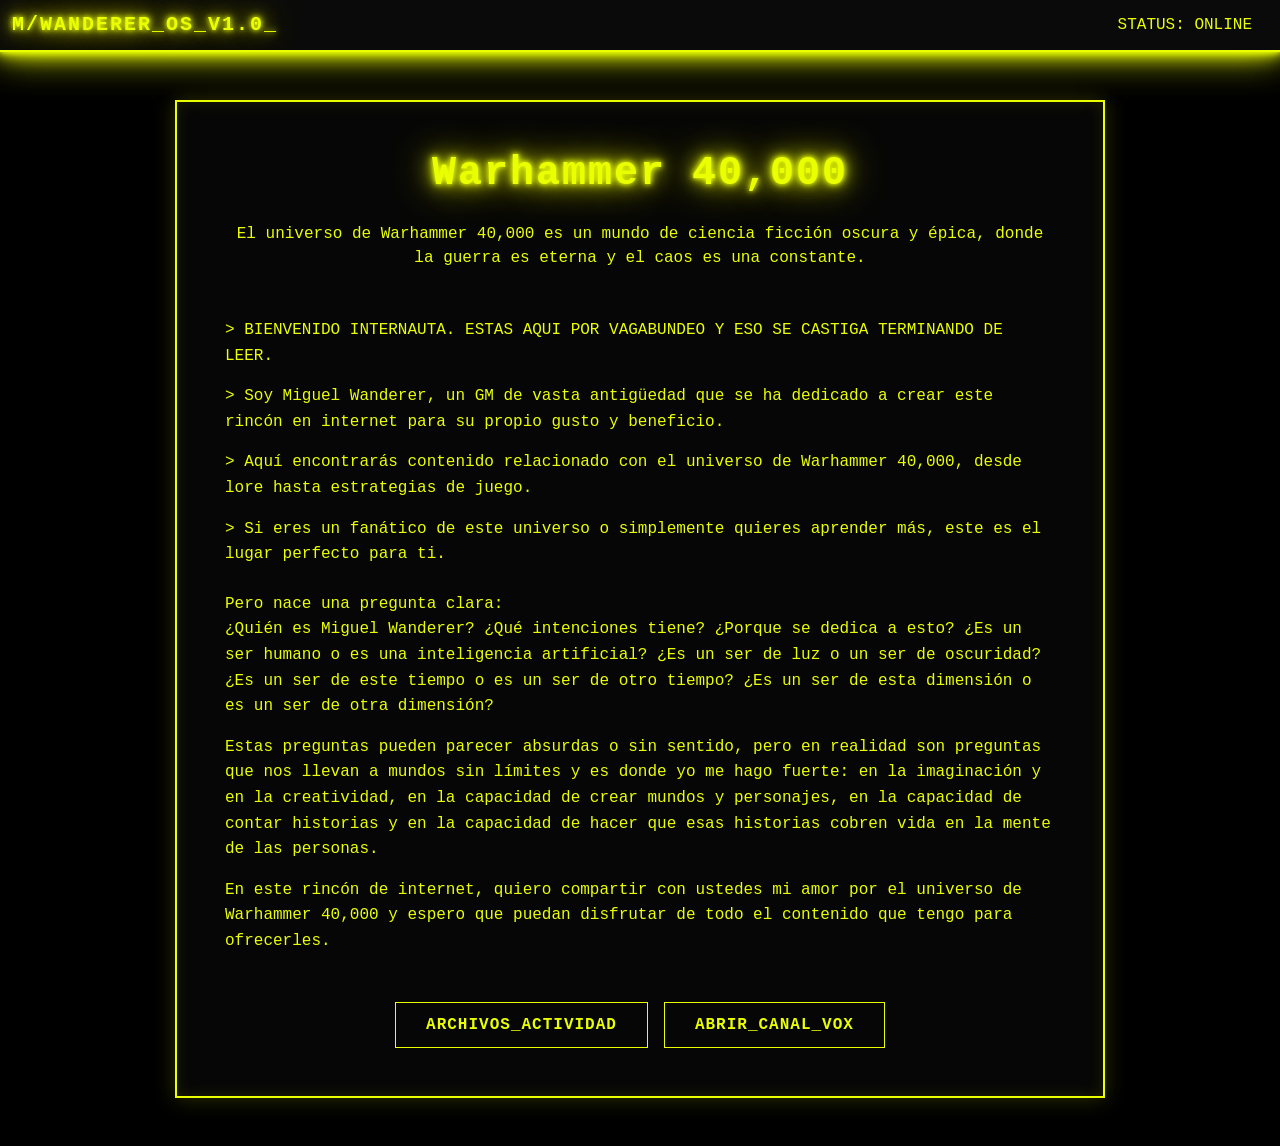
<file: index.html>
<!DOCTYPE html>
<html lang="es">
<head>
    <meta charset="UTF-8">
    <meta name="viewport" content="width=device-width, initial-scale=1.0">
    <title>M/WANDERER_OS</title>

    <link href="https://cdn.jsdelivr.net/npm/bootstrap@5.3.3/dist/css/bootstrap.min.css" rel="stylesheet">
    <link rel="stylesheet" href="style.css">
</head>
<body> 
    <nav class="navbar barra-neon mb-5">
        <div class="container-fluid">
            <span class="navbar-brand mb-0 h1 titulo-neon">M/WANDERER_OS_V1.0<span class="cursor-parpadeante">_</span></span>
            <div class="d-flex">
                <span class="texto-terminal pe-3">STATUS: ONLINE</span>
            </div>
        </div>
    </nav>
    
    <div class="container mt-4 mb-5">
        <div class="caja-terminal p-4 p-md-5 mx-auto col-md-10">
            <h1 class="titulo-neon text-center mb-4">Warhammer 40,000</h1>
            <p class="texto-terminal text-center mb-5">El universo de Warhammer 40,000 es un mundo de ciencia ficción oscura y épica, donde la guerra es eterna y el caos es una constante.</p>
            
            <div class="contenido-lore">
                <p>> BIENVENIDO INTERNAUTA. ESTAS AQUI POR VAGABUNDEO Y ESO SE CASTIGA TERMINANDO DE LEER.</p>
                <p>> Soy Miguel Wanderer, un GM de vasta antigüedad que se ha dedicado a crear este rincón en internet para su propio gusto y beneficio.</p>
                <p>> Aquí encontrarás contenido relacionado con el universo de Warhammer 40,000, desde lore hasta estrategias de juego.</p>
                <p>> Si eres un fanático de este universo o simplemente quieres aprender más, este es el lugar perfecto para ti.</p>
                
                <p class="mt-4">Pero nace una pregunta clara:<br>
                ¿Quién es Miguel Wanderer? ¿Qué intenciones tiene? ¿Porque se dedica a esto? ¿Es un ser humano o es una inteligencia artificial? ¿Es un ser de luz o un ser de oscuridad? ¿Es un ser de este tiempo o es un ser de otro tiempo? ¿Es un ser de esta dimensión o es un ser de otra dimensión?</p>
                
                <p>Estas preguntas pueden parecer absurdas o sin sentido, pero en realidad son preguntas que nos llevan a mundos sin límites y es donde yo me hago fuerte: en la imaginación y en la creatividad, en la capacidad de crear mundos y personajes, en la capacidad de contar historias y en la capacidad de hacer que esas historias cobren vida en la mente de las personas.</p>
                
                <p>En este rincón de internet, quiero compartir con ustedes mi amor por el universo de Warhammer 40,000 y espero que puedan disfrutar de todo el contenido que tengo para ofrecerles.</p>
            </div>
            <div class="d-flex justify-content-center gap-3 mt-5">
                <a href="vtt.html" class="btn boton-neon">ARCHIVOS_ACTIVIDAD</a>
                <a href="contacto.html" class="btn boton-neon">ABRIR_CANAL_VOX</a>
            </div>
            </div>
        </div> </div> <script src="https://cdn.jsdelivr.net/npm/bootstrap@5.3.3/dist/js/bootstrap.bundle.min.js"></script>
</body>
</html>
</file>
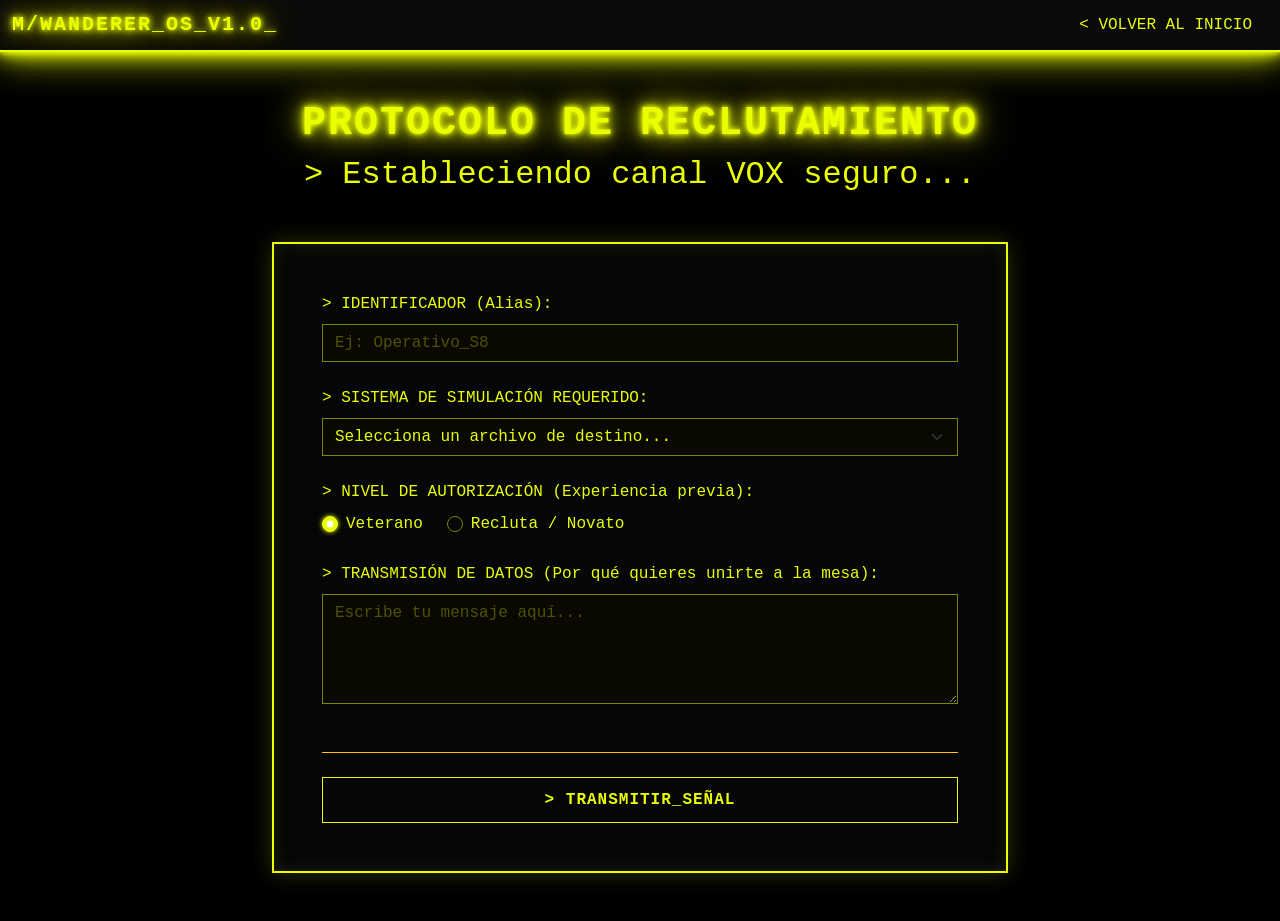
<file: contacto.html>
<!DOCTYPE html>
<html lang="es">
<head>
    <meta charset="UTF-8">
    <meta name="viewport" content="width=device-width, initial-scale=1.0">
    <title>M/WANDERER_OS - ENLACE_VOX</title>
    <link href="https://cdn.jsdelivr.net/npm/bootstrap@5.3.3/dist/css/bootstrap.min.css" rel="stylesheet">
    <link rel="stylesheet" href="style.css">
</head>
<body class="efecto-crt">
    
    <nav class="navbar barra-neon mb-5">
        <div class="container-fluid">
            <span class="navbar-brand mb-0 h1 titulo-neon">M/WANDERER_OS_V1.0<span class="cursor-parpadeante">_</span></span>
            <div class="d-flex">
                <a href="index.html" class="texto-terminal pe-3 text-decoration-none hover-brillo">< VOLVER AL INICIO</a>
            </div>
        </div>
    </nav>
    
    <div class="container mt-4 mb-5">
        <h1 class="titulo-neon text-center mb-2">PROTOCOLO DE RECLUTAMIENTO</h1>
        <h2 class="texto-terminal text-center mb-5">> Estableciendo canal VOX seguro...</h2>
        
        <div class="row justify-content-center">
            <div class="col-md-8">
                <div class="caja-terminal p-4 p-md-5">
                    
                    <form action="#" method="POST">
                        <div class="mb-4">
                            <label for="aliasJugador" class="form-label texto-terminal">> IDENTIFICADOR (Alias):</label>
                            <input type="text" class="form-control input-neon" id="aliasJugador" placeholder="Ej: Operativo_S8" required>
                        </div>

                        <div class="mb-4">
                            <label for="sistemaInteres" class="form-label texto-terminal">> SISTEMA DE SIMULACIÓN REQUERIDO:</label>
                            <select class="form-select input-neon" id="sistemaInteres" required>
                                <option value="" selected disabled>Selecciona un archivo de destino...</option>
                                <option value="im">Imperium Maledictum (Sci-Fi Oscura)</option>
                                <option value="v5">Vampiro 5e (Horror Personal)</option>
                                <option value="dnd">D&D 2024 (Fantasía Táctica)</option>
                                <option value="soulbound">Soulbound (Fantasía Épica/Violenta)</option>
                            </select>
                        </div>

                        <div class="mb-4">
                            <label class="form-label texto-terminal">> NIVEL DE AUTORIZACIÓN (Experiencia previa):</label>
                            <div class="d-flex gap-4">
                                <div class="form-check">
                                    <input class="form-check-input check-neon" type="radio" name="experiencia" id="expAlta" value="alta" checked>
                                    <label class="form-check-label texto-terminal" for="expAlta">Veterano</label>
                                </div>
                                <div class="form-check">
                                    <input class="form-check-input check-neon" type="radio" name="experiencia" id="expBaja" value="baja">
                                    <label class="form-check-label texto-terminal" for="expBaja">Recluta / Novato</label>
                                </div>
                            </div>
                        </div>

                        <div class="mb-5">
                            <label for="mensajeVox" class="form-label texto-terminal">> TRANSMISIÓN DE DATOS (Por qué quieres unirte a la mesa):</label>
                            <textarea class="form-control input-neon" id="mensajeVox" rows="4" placeholder="Escribe tu mensaje aquí..." required></textarea>
                        </div>

                        <div class="text-center border-top border-warning pt-4 mt-4">
                            <button type="submit" class="btn boton-neon w-100">> TRANSMITIR_SEÑAL</button>
                        </div>
                    </form>

                </div>
            </div>
        </div>
    </div> 

    <script src="https://cdn.jsdelivr.net/npm/bootstrap@5.3.3/dist/js/bootstrap.bundle.min.js"></script>
</body>
</html>
</file>
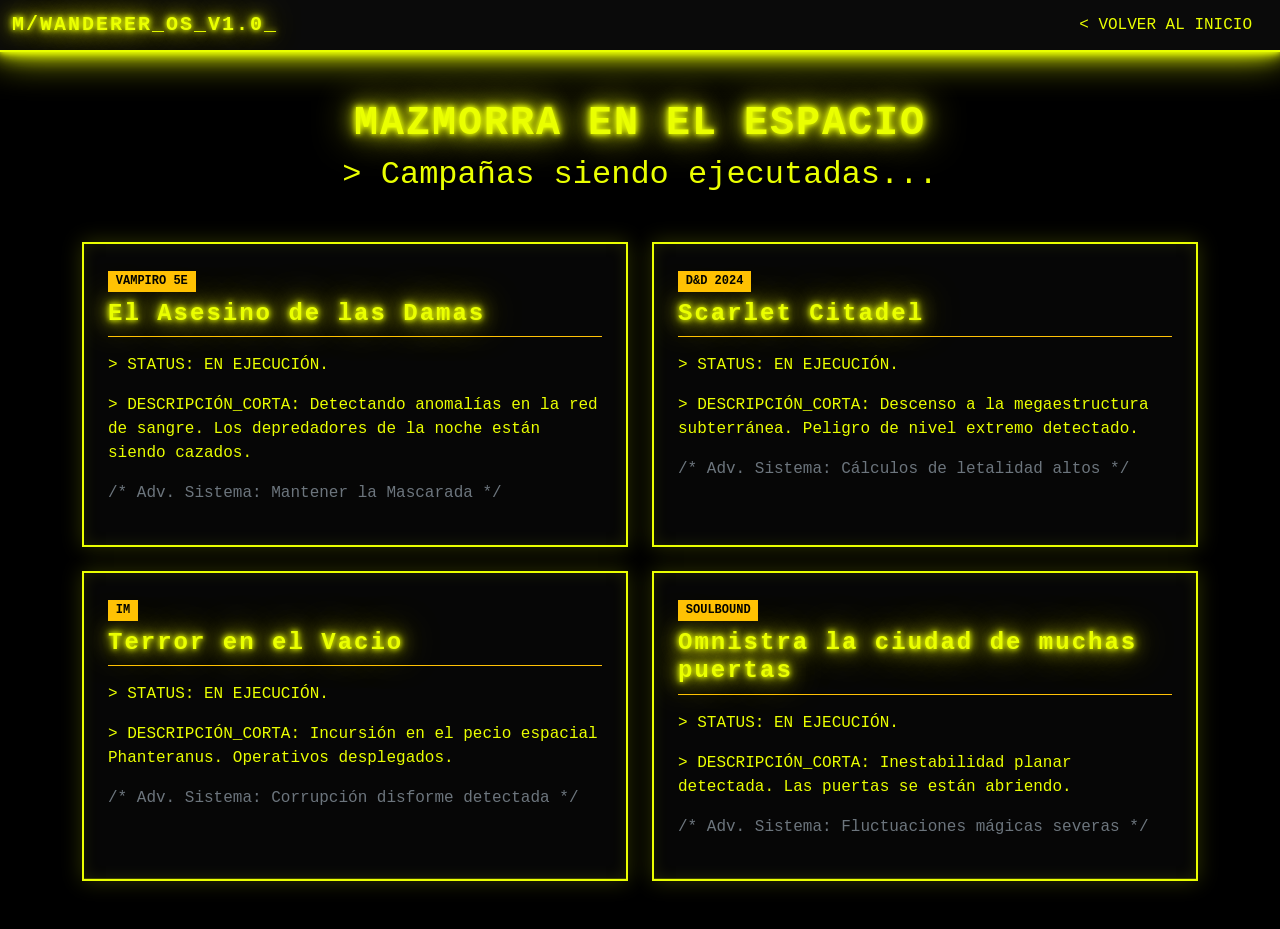
<file: vtt.html>
<!DOCTYPE html>
<html lang="es">
<head>
    <meta charset="UTF-8">
    <meta name="viewport" content="width=device-width, initial-scale=1.0">
    <title>M/WANDERER_OS - REGISTROS_ACTIVOS</title>
    <link href="https://cdn.jsdelivr.net/npm/bootstrap@5.3.3/dist/css/bootstrap.min.css" rel="stylesheet">
    <link rel="stylesheet" href="style.css">
</head>
<body class="efecto-crt">
    
    <nav class="navbar barra-neon mb-5">
        <div class="container-fluid">
            <span class="navbar-brand mb-0 h1 titulo-neon">M/WANDERER_OS_V1.0<span class="cursor-parpadeante">_</span></span>
            <div class="d-flex">
                <a href="index.html" class="texto-terminal pe-3 text-decoration-none hover-brillo">< VOLVER AL INICIO</a>
            </div>
        </div>
    </nav>
    
    <div class="container mt-4 mb-5">
        <h1 class="titulo-neon text-center mb-2">MAZMORRA EN EL ESPACIO</h1>
        <h2 class="texto-terminal text-center mb-5">> Campañas siendo ejecutadas...</h2>
        
        <div class="row g-4">
            
            <div class="col-md-6">
                <div class="caja-terminal p-4 h-100">
                    <span class="badge text-bg-warning rounded-0 mb-2 font-monospace">VAMPIRO 5E</span>
                    <h3 class="titulo-neon fs-4 border-bottom border-warning pb-2">El Asesino de las Damas</h3>
                    <div class="texto-terminal mt-3">
                        <p>> STATUS: EN EJECUCIÓN.</p>
                        <p>> DESCRIPCIÓN_CORTA: Detectando anomalías en la red de sangre. Los depredadores de la noche están siendo cazados.</p>
                        <p class="text-secondary">/* Adv. Sistema: Mantener la Mascarada */</p>
                    </div>

                    <div class="comentarios-overlay">
                        <h4 class="titulo-neon fs-6 mb-3">> DESENCRIPTANDO REGISTROS VOX...</h4>
                        <div class="comentario-vox">
                            <strong>[USUARIO_ANÓNIMO]:</strong>
                            "La intriga política en esta mesa es brutal. Cada NPC parece tener tres agendas ocultas."
                        </div>
                        <div class="comentario-vox">
                            <strong>[JUGADOR_02]:</strong>
                            "Nunca había sentido tanta paranoia en una sesión. El GM maneja la tensión a la perfección."
                        </div>
                    </div>
                </div>
            </div>

            <div class="col-md-6">
                <div class="caja-terminal p-4 h-100">
                    <span class="badge text-bg-warning rounded-0 mb-2 font-monospace">D&D 2024</span>
                    <h3 class="titulo-neon fs-4 border-bottom border-warning pb-2">Scarlet Citadel</h3>
                    <div class="texto-terminal mt-3">
                        <p>> STATUS: EN EJECUCIÓN.</p>
                        <p>> DESCRIPCIÓN_CORTA: Descenso a la megaestructura subterránea. Peligro de nivel extremo detectado.</p>
                        <p class="text-secondary">/* Adv. Sistema: Cálculos de letalidad altos */</p>
                    </div>

                    <div class="comentarios-overlay">
                        <h4 class="titulo-neon fs-6 mb-3">> DESENCRIPTANDO REGISTROS VOX...</h4>
                        <div class="comentario-vox">
                            <strong>[CAZADOR_CERBERUS]:</strong>
                            "La lanza guardián tipo Salubri fue vital contra la abominación del nivel 4. El chaleco Xenos apenas aguantó el daño."
                        </div>
                        <div class="comentario-vox">
                            <strong>[CLÉRIGO_04]:</strong>
                            "Los mapas tácticos cenitales que usa Miguel son enfermizamente detallados. Nos salvó la vida poder ver la cobertura exacta."
                        </div>
                    </div>
                </div>
            </div>

            <div class="col-md-6">
                <div class="caja-terminal p-4 h-100">
                    <span class="badge text-bg-warning rounded-0 mb-2 font-monospace">IM</span>
                    <h3 class="titulo-neon fs-4 border-bottom border-warning pb-2">Terror en el Vacio</h3>
                    <div class="texto-terminal mt-3">
                        <p>> STATUS: EN EJECUCIÓN.</p>
                        <p>> DESCRIPCIÓN_CORTA: Incursión en el pecio espacial Phanteranus. Operativos desplegados.</p>
                        <p class="text-secondary">/* Adv. Sistema: Corrupción disforme detectada */</p>
                    </div>

                    <div class="comentarios-overlay">
                        <h4 class="titulo-neon fs-6 mb-3">> DESENCRIPTANDO REGISTROS VOX...</h4>
                        <div class="comentario-vox">
                            <strong>[OPERATIVO_S8]:</strong>
                            "Mapear las zonas exteriores del Phanteranus nos costó casi todo el equipamiento. La ambientación opresiva es increíble."
                        </div>
                        <div class="comentario-vox">
                            <strong>[MERCENARIO_09]:</strong>
                            "La integración de sonidos y macros en el VTT hace que de verdad sientas que estás atrapado en la oscuridad."
                        </div>
                    </div>
                </div>
            </div>

            <div class="col-md-6">
                <div class="caja-terminal p-4 h-100">
                    <span class="badge text-bg-warning rounded-0 mb-2 font-monospace">SOULBOUND</span>
                    <h3 class="titulo-neon fs-4 border-bottom border-warning pb-2">Omnistra la ciudad de muchas puertas</h3>
                    <div class="texto-terminal mt-3">
                        <p>> STATUS: EN EJECUCIÓN.</p>
                        <p>> DESCRIPCIÓN_CORTA: Inestabilidad planar detectada. Las puertas se están abriendo.</p>
                        <p class="text-secondary">/* Adv. Sistema: Fluctuaciones mágicas severas */</p>
                    </div>

                    <div class="comentarios-overlay">
                        <h4 class="titulo-neon fs-6 mb-3">> DESENCRIPTANDO REGISTROS VOX...</h4>
                        <div class="comentario-vox">
                            <strong>[FORJADO_EN_TORMENTA]:</strong>
                            "El nivel de los combates es demencial. Los tokens estilo cómic encajan perfecto con la violencia visual del sistema."
                        </div>
                    </div>
                </div>
            </div>

        </div> </div> 

    <script src="https://cdn.jsdelivr.net/npm/bootstrap@5.3.3/dist/js/bootstrap.bundle.min.js"></script>
</body>
</html>
</file>
<file: style.css>
body {
    background-color: #000000;
    font-family: 'courier new', monospace;
}

.texto-terminal{
    color: #eaff00;
}

.contenido-lore p {
    color: #eaff00;
    line-height: 1.6;
    margin-bottom: 15px;
}

.titulo-neon {
    color: #eaff00;
    text-shadow: 0 0 5px #eaff00, 0 0 10px #eaff00, 0 0 20px #eaff00, 0 0 40px #eaff00;
    font-weight: bold;
    letter-spacing: 2px;
}

.barra-neon {
    background-color: #0a0a0a;
    border-bottom: 2px solid #eaff00;
    box-shadow: 0 0 5px #eaff00, 0 0 10px #eaff00, 0 0 20px #eaff00, 0 0 40px #eaff00;
}

.caja-terminal {
    background-color: rgba(10, 10, 10, 0.6);
    border: 2px solid #eaff00;
    border-radius: 0px;
    box-shadow: 0 0 20px rgba(234, 255, 0, 0.2),inset 0 0 15px rgba(234, 255, 0, 0.1);;
}

/* Botón personalizado estilo terminal */
.boton-neon {
    background-color: transparent;
    color: #eaff00;
    border: 1px solid #eaff00;
    border-radius: 0;
    padding: 10px 30px;
    font-weight: bold;
    letter-spacing: 1px;
    transition: all 0.3s ease;
}

/* Efecto al pasar el mouse por el botón */
.boton-neon:hover {
    background-color: #eaff00;
    color: #000000;
    box-shadow: 0 0 15px #eaff00;
}

/* El efecto de parpadeo para el cursor */
.cursor-parpadeante {
    font-weight: bold;
    color: #eaff00;
    animation: parpadeo 1s step-end infinite;
}

/* La instrucción matemática para que aparezca y desaparezca */
@keyframes parpadeo {
    0%, 100% { opacity: 1; }
    50% { opacity: 0; }
}

.hover-brillo {
    transition: all 0.3s ease;
}
.hover-brillo:hover {
    color: #ffffff;
    text-shadow: 0 0 10px #eaff00, 0 0 20px #eaff00;
}


/* Preparamos la caja principal para que contenga el panel oculto */
.caja-terminal {
    position: relative;
    overflow: hidden; /* Esto es vital: esconde todo lo que se salga de la caja */
}

/* EL PANEL OCULTO DE COMENTARIOS */
.comentarios-overlay {
    position: absolute;
    top: 0;
    left: 0;
    width: 100%;
    height: 100%;
    background-color: rgba(5, 5, 5, 0.98); /* Fondo casi negro sólido para tapar el texto de abajo */
    padding: 2rem;
    
    /* Efecto de terminal escaneando */
    border-top: 2px solid #eaff00;
    
    /* Lo empujamos hacia abajo, fuera de la vista (100% de su altura) */
    transform: translateY(100%);
    
    /* La animación fluida al subir */
    transition: transform 0.4s cubic-bezier(0.1, 0.9, 0.2, 1);
    
    /* Flexbox para alinear el contenido al centro */
    display: flex;
    flex-direction: column;
    justify-content: center;
    z-index: 10;
}

/* LA ACCIÓN: Cuando el mouse pasa sobre la caja, el panel sube a su posición original (0) */
.caja-terminal:hover .comentarios-overlay {
    transform: translateY(0);
}

/* Estilo para los textos interceptados */
.comentario-vox {
    font-size: 0.9rem;
    margin-bottom: 15px;
    border-left: 2px solid #eaff00;
    padding-left: 10px;
    color: #cccccc; /* Un gris claro para diferenciarlo del amarillo principal */
}

.comentario-vox strong {
    color: #eaff00;
    display: block;
    margin-bottom: 3px;
}

/* ESTILOS PARA LOS CAMPOS DEL FORMULARIO */

/* Aspecto base de los inputs, select y textareas */
.input-neon {
    background-color: rgba(10, 10, 0, 0.8) !important; /* Fondo casi negro */
    border: 1px solid #7a8500 !important; /* Borde amarillo apagado cuando no está seleccionado */
    color: #eaff00 !important; /* Texto amarillo */
    border-radius: 0 !important; /* Cuadrado y tosco, sin redondear */
    font-family: 'Courier New', Courier, monospace;
}

/* El texto de "placeholder" (el ejemplo clarito que desaparece al escribir) */
.input-neon::placeholder {
    color: rgba(234, 255, 0, 0.3) !important;
}

/* El efecto al hacer clic en el campo para escribir (Focus) */
.input-neon:focus {
    border-color: #eaff00 !important;
    box-shadow: 0 0 10px rgba(234, 255, 0, 0.3), inset 0 0 5px rgba(234, 255, 0, 0.2) !important;
    outline: none !important;
}

/* Opciones dentro de la lista desplegable */
.input-neon option {
    background-color: #050505;
    color: #eaff00;
}

/* Estilos para los botones circulares (Radio buttons) */
.check-neon {
    background-color: transparent !important;
    border-color: #7a8500 !important;
}

.check-neon:checked {
    background-color: #eaff00 !important;
    border-color: #eaff00 !important;
    box-shadow: 0 0 5px #eaff00 !important;
}
</file>
